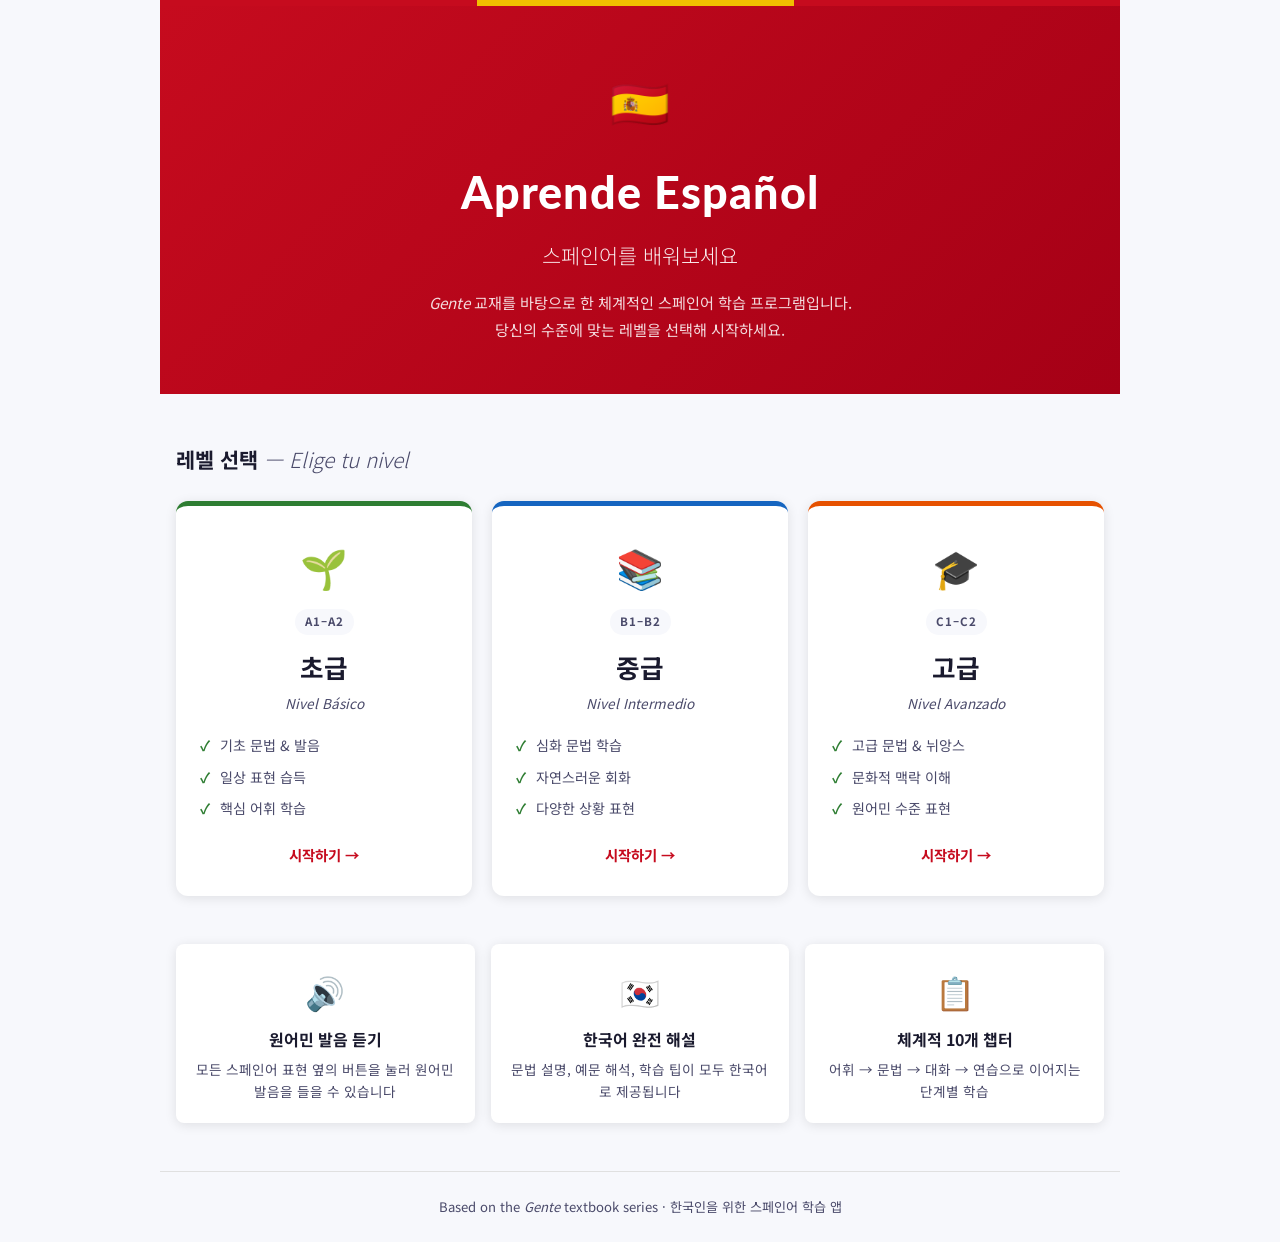
<file: index.html>
<!DOCTYPE html>
<html lang="ko">
<head>
  <meta charset="UTF-8">
  <meta name="viewport" content="width=device-width, initial-scale=1.0">
  <title>스페인어 배우기 — Aprende Español</title>
  <link rel="preconnect" href="https://fonts.googleapis.com">
  <link href="https://fonts.googleapis.com/css2?family=Noto+Sans+KR:wght@300;400;500;700&family=Lato:wght@300;400;700;900&display=swap" rel="stylesheet">
  <link rel="stylesheet" href="css/style.css">
</head>
<body>
  <div class="app">

    <section class="hero">
      <div class="hero-content">
        <div class="flag-strip"></div>
        <span class="hero-flag">🇪🇸</span>
        <h1 class="hero-title">Aprende Español</h1>
        <h2 class="hero-subtitle">스페인어를 배워보세요</h2>
        <p class="hero-desc">
          <em>Gente</em> 교재를 바탕으로 한 체계적인 스페인어 학습 프로그램입니다.<br>
          당신의 수준에 맞는 레벨을 선택해 시작하세요.
        </p>
      </div>
    </section>

    <section class="level-section">
      <h3 class="section-title">레벨 선택 <span class="es-label">— Elige tu nivel</span></h3>
      <div class="level-grid">

        <a href="chapters.html?level=beginner" class="level-card level-beginner">
          <div class="level-icon">🌱</div>
          <div class="level-badge">A1–A2</div>
          <h4 class="level-name-ko">초급</h4>
          <p class="level-name-es">Nivel Básico</p>
          <ul class="level-features">
            <li>기초 문법 & 발음</li>
            <li>일상 표현 습득</li>
            <li>핵심 어휘 학습</li>
          </ul>
          <span class="level-cta">시작하기 →</span>
        </a>

        <a href="chapters.html?level=intermediate" class="level-card level-intermediate">
          <div class="level-icon">📚</div>
          <div class="level-badge">B1–B2</div>
          <h4 class="level-name-ko">중급</h4>
          <p class="level-name-es">Nivel Intermedio</p>
          <ul class="level-features">
            <li>심화 문법 학습</li>
            <li>자연스러운 회화</li>
            <li>다양한 상황 표현</li>
          </ul>
          <span class="level-cta">시작하기 →</span>
        </a>

        <a href="chapters.html?level=advanced" class="level-card level-advanced">
          <div class="level-icon">🎓</div>
          <div class="level-badge">C1–C2</div>
          <h4 class="level-name-ko">고급</h4>
          <p class="level-name-es">Nivel Avanzado</p>
          <ul class="level-features">
            <li>고급 문법 & 뉘앙스</li>
            <li>문화적 맥락 이해</li>
            <li>원어민 수준 표현</li>
          </ul>
          <span class="level-cta">시작하기 →</span>
        </a>

      </div>
    </section>

    <section class="features-section">
      <div class="features-grid">
        <div class="feature">
          <span class="feature-icon">🔊</span>
          <h5>원어민 발음 듣기</h5>
          <p>모든 스페인어 표현 옆의 버튼을 눌러 원어민 발음을 들을 수 있습니다</p>
        </div>
        <div class="feature">
          <span class="feature-icon">🇰🇷</span>
          <h5>한국어 완전 해설</h5>
          <p>문법 설명, 예문 해석, 학습 팁이 모두 한국어로 제공됩니다</p>
        </div>
        <div class="feature">
          <span class="feature-icon">📋</span>
          <h5>체계적 10개 챕터</h5>
          <p>어휘 → 문법 → 대화 → 연습으로 이어지는 단계별 학습</p>
        </div>
      </div>
    </section>

    <footer class="footer">
      <p>Based on the <em>Gente</em> textbook series · 한국인을 위한 스페인어 학습 앱</p>
    </footer>

  </div>
</body>
</html>
</file>
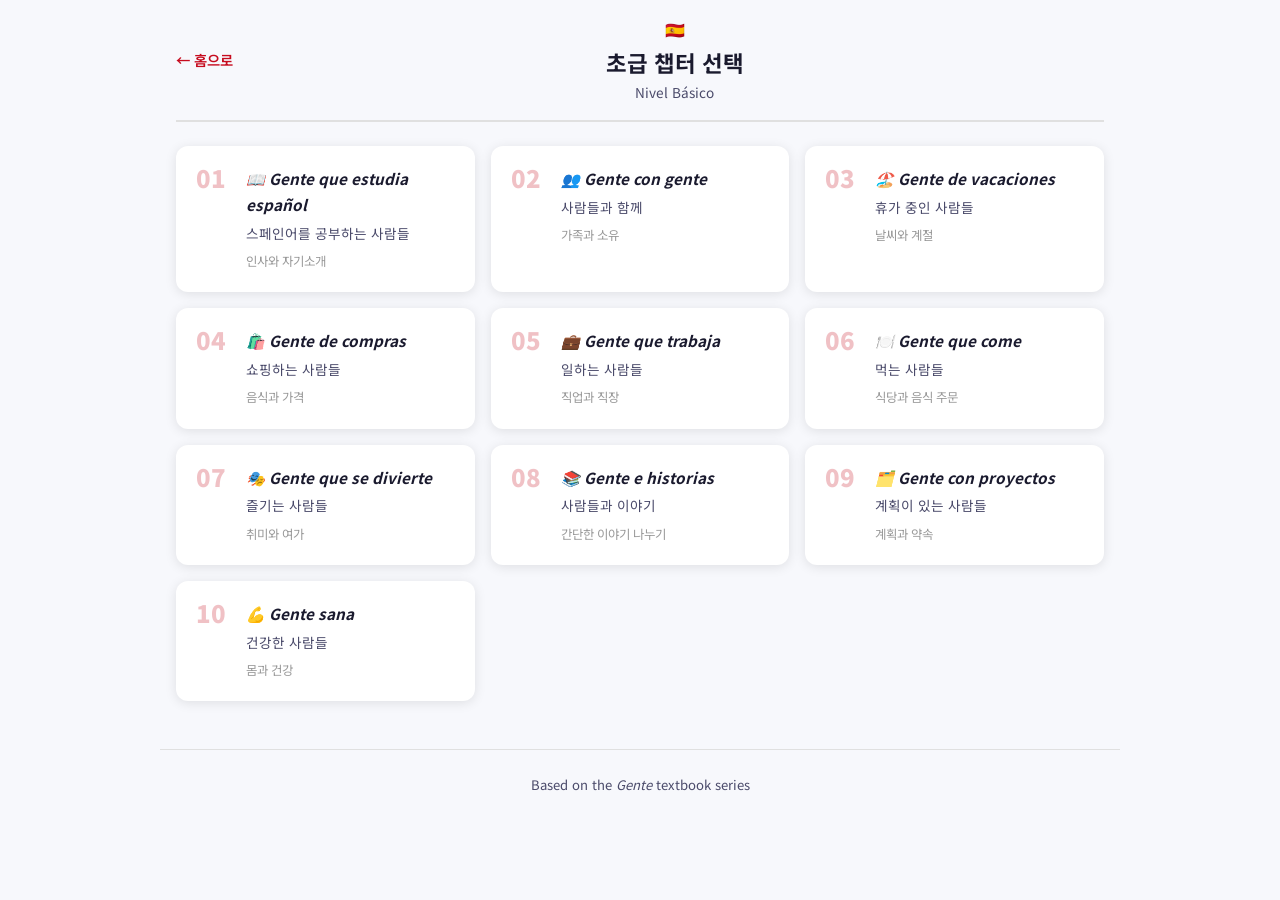
<file: chapters.html>
<!DOCTYPE html>
<html lang="ko">
<head>
  <meta charset="UTF-8">
  <meta name="viewport" content="width=device-width, initial-scale=1.0">
  <title>챕터 선택 — Aprende Español</title>
  <link rel="preconnect" href="https://fonts.googleapis.com">
  <link href="https://fonts.googleapis.com/css2?family=Noto+Sans+KR:wght@300;400;500;700&family=Lato:wght@300;400;700;900&display=swap" rel="stylesheet">
  <link rel="stylesheet" href="css/style.css">
</head>
<body>
  <div class="app">

    <header class="page-header">
      <a href="index.html" class="back-btn">← 홈으로</a>
      <div class="header-center">
        <span id="level-flag"></span>
        <h1 id="level-title">챕터 선택</h1>
        <p id="level-subtitle"></p>
      </div>
    </header>

    <section class="chapters-section">
      <div class="chapters-grid" id="chapters-grid">
        <!-- Populated by JS -->
      </div>
    </section>

    <footer class="footer">
      <p>Based on the <em>Gente</em> textbook series</p>
    </footer>

  </div>

<script src="js/content.js"></script>
<script src="js/app.js"></script>
</body>
</html>
</file>
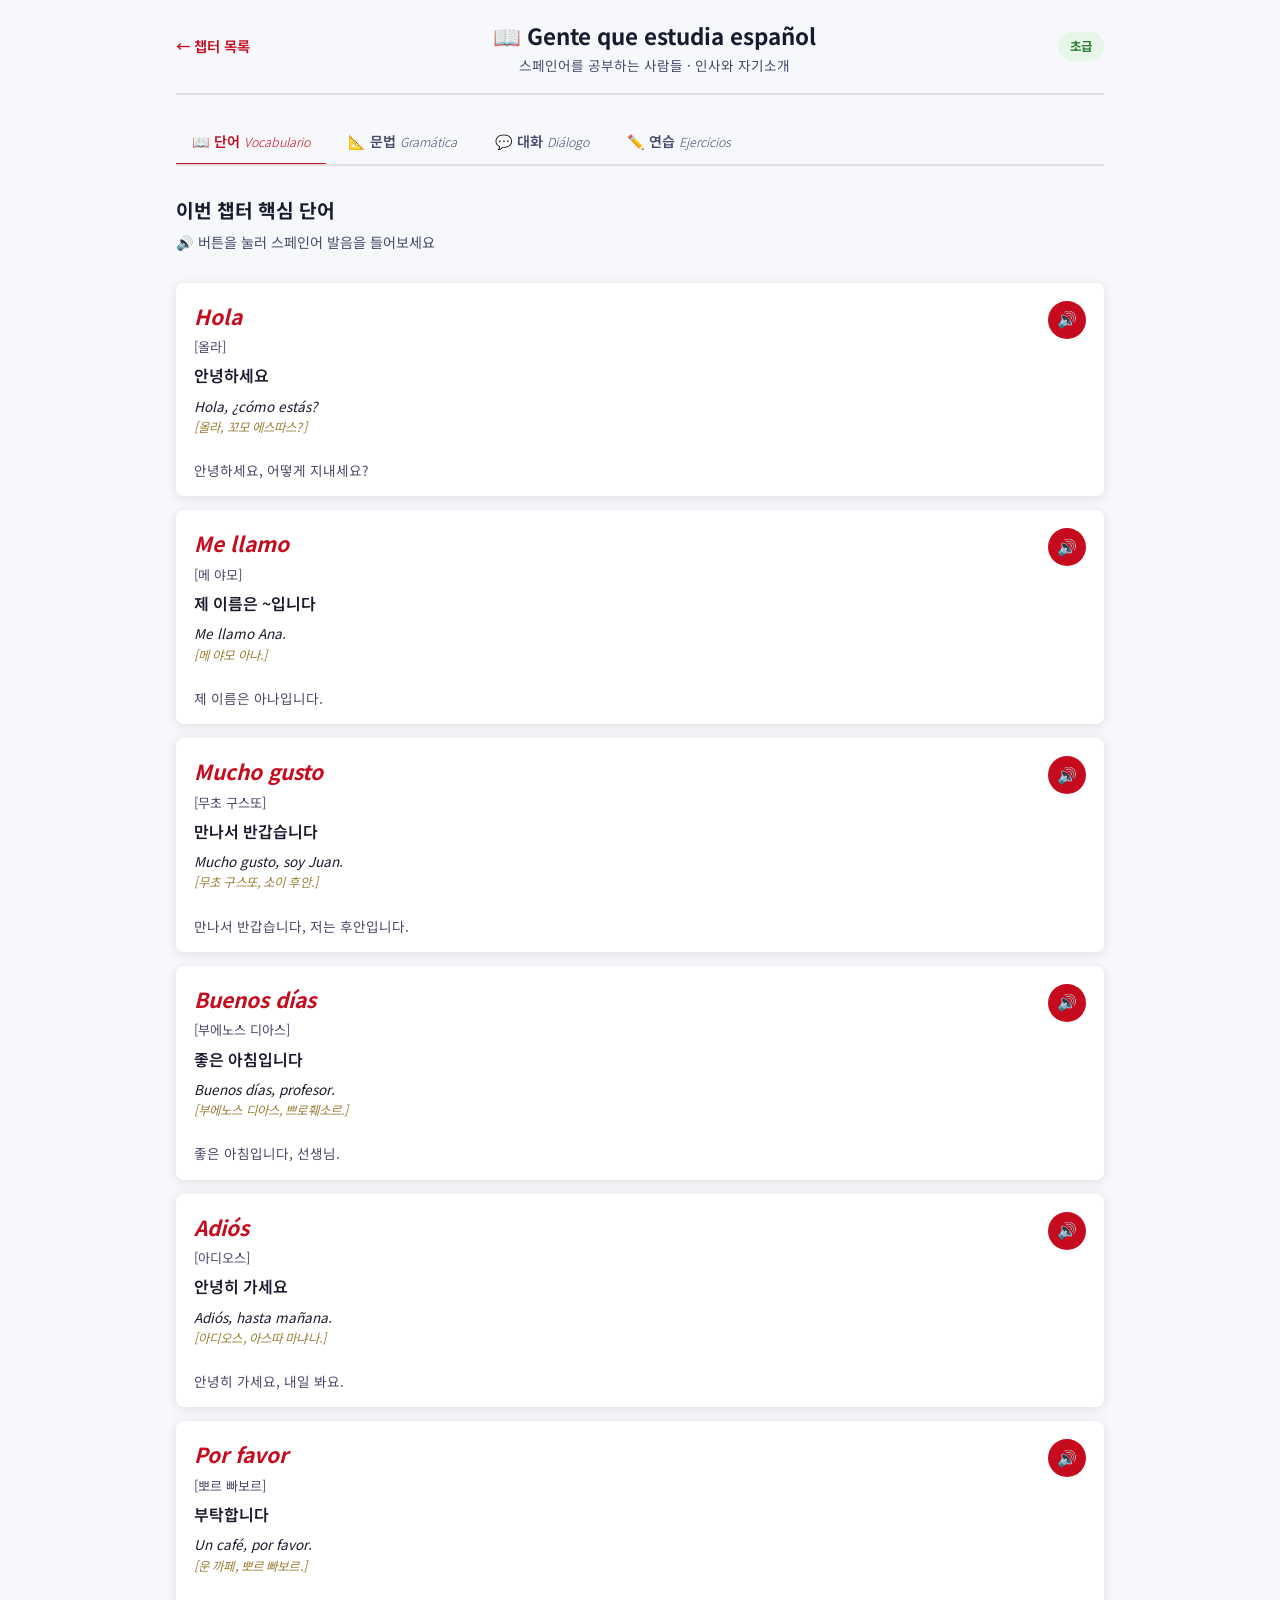
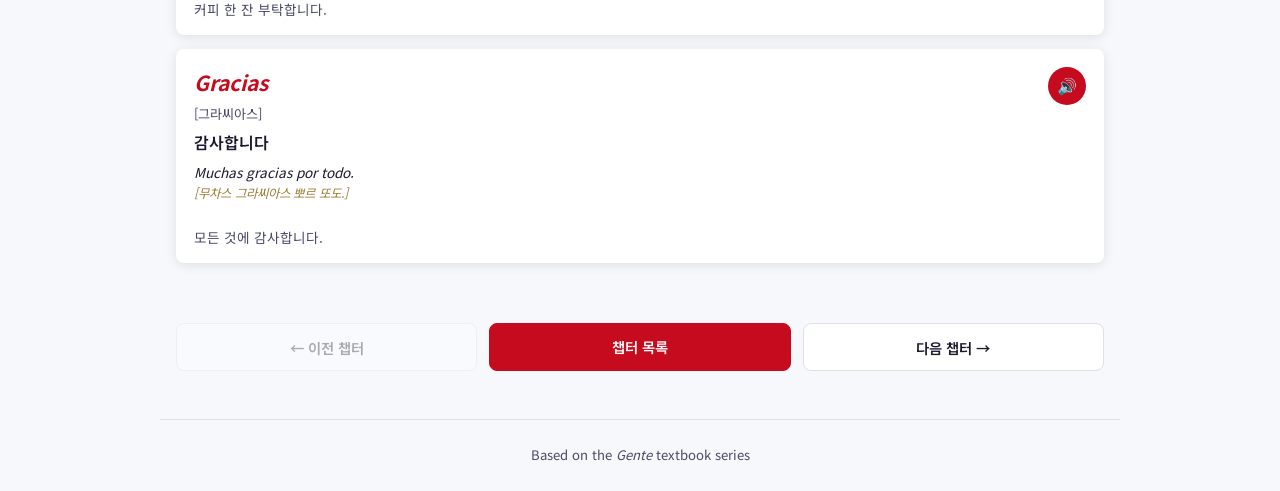
<file: lesson.html>
<!DOCTYPE html>
<html lang="ko">
<head>
  <meta charset="UTF-8">
  <meta name="viewport" content="width=device-width, initial-scale=1.0">
  <title>학습 — Aprende Español</title>
  <link rel="preconnect" href="https://fonts.googleapis.com">
  <link href="https://fonts.googleapis.com/css2?family=Noto+Sans+KR:wght@300;400;500;700&family=Lato:wght@300;400;700;900&display=swap" rel="stylesheet">
  <link rel="stylesheet" href="css/style.css">
</head>
<body>
  <div class="app">

    <header class="page-header">
      <a id="back-to-chapters" href="chapters.html" class="back-btn">← 챕터 목록</a>
      <div class="header-center">
        <h1 id="lesson-title">학습</h1>
        <p id="lesson-subtitle"></p>
      </div>
      <div id="level-indicator" class="level-indicator-badge"></div>
    </header>

    <nav class="tab-nav">
      <button class="tab-btn active" data-tab="vocab">📖 단어 <span class="es-small">Vocabulario</span></button>
      <button class="tab-btn" data-tab="grammar">📐 문법 <span class="es-small">Gramática</span></button>
      <button class="tab-btn" data-tab="dialogue">💬 대화 <span class="es-small">Diálogo</span></button>
      <button class="tab-btn" data-tab="exercises">✏️ 연습 <span class="es-small">Ejercicios</span></button>
    </nav>

    <main class="lesson-main">
      <section id="tab-vocab" class="tab-panel active">
        <div class="tab-intro">
          <h2>이번 챕터 핵심 단어</h2>
          <p class="tab-intro-sub">🔊 버튼을 눌러 스페인어 발음을 들어보세요</p>
        </div>
        <div id="vocab-list" class="vocab-list"></div>
      </section>
      <section id="tab-grammar" class="tab-panel">
        <div class="tab-intro">
          <h2>이번 챕터 문법</h2>
          <p class="tab-intro-sub">핵심 문법 포인트를 한국어로 설명합니다</p>
        </div>
        <div id="grammar-list" class="grammar-list"></div>
      </section>
      <section id="tab-dialogue" class="tab-panel">
        <div class="tab-intro">
          <h2>실전 대화</h2>
          <p class="tab-intro-sub">🔊 버튼으로 각 문장의 발음을 들어보세요</p>
        </div>
        <div id="dialogue-box" class="dialogue-box"></div>
      </section>
      <section id="tab-exercises" class="tab-panel">
        <div class="tab-intro">
          <h2>연습 문제</h2>
          <p class="tab-intro-sub">배운 내용을 확인해 보세요</p>
        </div>
        <div id="exercises-list" class="exercises-list"></div>
      </section>
    </main>

    <nav class="chapter-nav">
      <button id="prev-chapter" class="nav-btn" onclick="navigateChapter(-1)">← 이전 챕터</button>
      <a id="chapters-link" href="chapters.html" class="nav-btn nav-btn-center">챕터 목록</a>
      <button id="next-chapter" class="nav-btn" onclick="navigateChapter(1)">다음 챕터 →</button>
    </nav>

    <footer class="footer">
      <p>Based on the <em>Gente</em> textbook series</p>
    </footer>
  </div>

<script src="js/content.js"></script>
<script src="js/app.js"></script>
</body>
</html>
</file>
<file: css/style.css>
/* =============================================
   APRENDE ESPAÑOL — Stylesheet
   Korean-friendly Spanish Learning App
   ============================================= */

*, *::before, *::after { box-sizing: border-box; margin: 0; padding: 0; }

/* Korean phonetic pronunciation for Spanish sentences */
.sentence-pron {
  display: block;
  font-size: 0.78rem;
  color: #9e7f3a;
  font-style: italic;
  margin: 2px 0 3px;
  letter-spacing: 0.01em;
}

:root {
  --red:     #C60B1E;
  --yellow:  #F1BF00;
  --dark:    #1a1a2e;
  --mid:     #4a4a6a;
  --light:   #f7f8fc;
  --white:   #ffffff;
  --green:   #2e7d32;
  --blue:    #1565c0;
  --orange:  #e65100;
  --border:  #e0e0e0;
  --shadow:  0 2px 12px rgba(0,0,0,0.10);
  --shadow-lg: 0 6px 24px rgba(0,0,0,0.14);
  --radius:  12px;
  --radius-sm: 8px;
}

html { font-size: 16px; }

body {
  font-family: 'Noto Sans KR', 'Lato', sans-serif;
  background: var(--light);
  color: var(--dark);
  line-height: 1.7;
  min-height: 100vh;
}

a { text-decoration: none; color: inherit; }
ul { list-style: none; }

/* ---- APP WRAPPER ---- */
.app { max-width: 960px; margin: 0 auto; padding: 0 16px; }

/* =============================================
   HERO — Landing page
   ============================================= */
.hero {
  background: linear-gradient(135deg, var(--red) 0%, #a50016 100%);
  color: white;
  text-align: center;
  padding: 60px 24px 50px;
  margin: 0 -16px 48px;
  position: relative;
  overflow: hidden;
}

.flag-strip {
  position: absolute;
  top: 0; left: 0; right: 0;
  height: 6px;
  background: linear-gradient(to right, var(--red) 33%, var(--yellow) 33%, var(--yellow) 66%, var(--red) 66%);
}

.hero-flag { font-size: 3rem; display: block; margin-bottom: 12px; }

.hero-title {
  font-family: 'Lato', sans-serif;
  font-size: 2.8rem;
  font-weight: 900;
  letter-spacing: 1px;
  margin-bottom: 8px;
}

.hero-subtitle {
  font-size: 1.3rem;
  font-weight: 300;
  margin-bottom: 16px;
  opacity: 0.92;
}

.hero-desc {
  font-size: 0.95rem;
  opacity: 0.85;
  line-height: 1.8;
}

/* =============================================
   LEVEL SELECTION
   ============================================= */
.section-title {
  font-size: 1.3rem;
  font-weight: 700;
  margin-bottom: 24px;
  color: var(--dark);
}

.es-label { font-weight: 300; color: var(--mid); font-style: italic; }

.level-grid {
  display: grid;
  grid-template-columns: repeat(auto-fit, minmax(250px, 1fr));
  gap: 20px;
  margin-bottom: 48px;
}

.level-card {
  background: var(--white);
  border-radius: var(--radius);
  padding: 28px 24px;
  box-shadow: var(--shadow);
  transition: transform 0.2s ease, box-shadow 0.2s ease;
  cursor: pointer;
  display: flex;
  flex-direction: column;
  align-items: center;
  text-align: center;
  border-top: 5px solid transparent;
}

.level-card:hover {
  transform: translateY(-4px);
  box-shadow: var(--shadow-lg);
}

.level-beginner   { border-top-color: var(--green); }
.level-intermediate { border-top-color: var(--blue); }
.level-advanced   { border-top-color: var(--orange); }

.level-icon { font-size: 2.4rem; margin-bottom: 10px; }

.level-badge {
  font-size: 0.72rem;
  font-weight: 700;
  letter-spacing: 1px;
  padding: 3px 10px;
  border-radius: 20px;
  margin-bottom: 10px;
  background: var(--light);
  color: var(--mid);
}

.level-name-ko {
  font-size: 1.6rem;
  font-weight: 700;
  margin-bottom: 4px;
}

.level-name-es {
  font-size: 0.85rem;
  color: var(--mid);
  font-style: italic;
  margin-bottom: 14px;
}

.level-features {
  list-style: none;
  margin-bottom: 18px;
  text-align: left;
  width: 100%;
}

.level-features li {
  font-size: 0.88rem;
  padding: 4px 0;
  padding-left: 20px;
  position: relative;
  color: var(--mid);
}

.level-features li::before { content: "✓"; position: absolute; left: 0; color: var(--green); font-weight: 700; }

.level-cta {
  font-weight: 700;
  font-size: 0.9rem;
  color: var(--red);
  margin-top: auto;
}

/* =============================================
   FEATURES SECTION
   ============================================= */
.features-section { margin-bottom: 48px; }

.features-grid {
  display: grid;
  grid-template-columns: repeat(auto-fit, minmax(220px, 1fr));
  gap: 16px;
}

.feature {
  background: var(--white);
  border-radius: var(--radius-sm);
  padding: 20px;
  box-shadow: var(--shadow);
  text-align: center;
}

.feature-icon { font-size: 2rem; display: block; margin-bottom: 8px; }
.feature h5 { font-size: 1rem; font-weight: 700; margin-bottom: 6px; }
.feature p { font-size: 0.85rem; color: var(--mid); line-height: 1.6; }

/* =============================================
   PAGE HEADER (chapters / lesson pages)
   ============================================= */
.page-header {
  display: flex;
  align-items: center;
  justify-content: space-between;
  padding: 16px 0;
  margin-bottom: 24px;
  border-bottom: 2px solid var(--border);
  gap: 12px;
}

.back-btn {
  font-size: 0.9rem;
  font-weight: 600;
  color: var(--red);
  white-space: nowrap;
  flex-shrink: 0;
}

.back-btn:hover { text-decoration: underline; }

.header-center {
  text-align: center;
  flex: 1;
}

.header-center h1 { font-size: 1.4rem; font-weight: 700; }
.header-center p  { font-size: 0.85rem; color: var(--mid); }

.level-indicator-badge {
  font-size: 0.78rem;
  font-weight: 700;
  padding: 4px 12px;
  border-radius: 20px;
  white-space: nowrap;
  flex-shrink: 0;
}

.badge-beginner     { background: #e8f5e9; color: var(--green); }
.badge-intermediate { background: #e3f2fd; color: var(--blue); }
.badge-advanced     { background: #fff3e0; color: var(--orange); }

/* =============================================
   CHAPTERS GRID
   ============================================= */
.chapters-section { margin-bottom: 48px; }

.chapters-grid {
  display: grid;
  grid-template-columns: repeat(auto-fill, minmax(260px, 1fr));
  gap: 16px;
}

.chapter-card {
  background: var(--white);
  border-radius: var(--radius);
  padding: 20px;
  box-shadow: var(--shadow);
  cursor: pointer;
  transition: transform 0.18s, box-shadow 0.18s;
  display: flex;
  align-items: flex-start;
  gap: 14px;
}

.chapter-card:hover { transform: translateY(-3px); box-shadow: var(--shadow-lg); }

.chapter-num {
  font-size: 1.5rem;
  font-weight: 900;
  color: var(--red);
  opacity: 0.25;
  flex-shrink: 0;
  line-height: 1;
  min-width: 36px;
}

.chapter-info h4 {
  font-size: 0.95rem;
  font-weight: 700;
  font-style: italic;
  color: var(--dark);
  margin-bottom: 4px;
}

.chapter-info p {
  font-size: 0.85rem;
  color: var(--mid);
}

/* =============================================
   TAB NAVIGATION
   ============================================= */
.tab-nav {
  display: flex;
  gap: 6px;
  overflow-x: auto;
  padding-bottom: 0;
  margin-bottom: 0;
  border-bottom: 2px solid var(--border);
  padding: 0;
}

.tab-btn {
  background: none;
  border: none;
  padding: 12px 16px;
  font-family: 'Noto Sans KR', sans-serif;
  font-size: 0.88rem;
  font-weight: 600;
  color: var(--mid);
  cursor: pointer;
  white-space: nowrap;
  border-bottom: 3px solid transparent;
  margin-bottom: -2px;
  transition: color 0.15s, border-color 0.15s;
}

.tab-btn:hover { color: var(--red); }

.tab-btn.active {
  color: var(--red);
  border-bottom-color: var(--red);
}

.es-small { font-style: italic; font-weight: 300; font-size: 0.78rem; }

/* =============================================
   LESSON MAIN
   ============================================= */
.lesson-main { padding: 28px 0; min-height: 500px; }

.tab-panel { display: none; }
.tab-panel.active { display: block; }

.tab-intro { margin-bottom: 28px; }
.tab-intro h2 { font-size: 1.2rem; font-weight: 700; margin-bottom: 4px; }
.tab-intro-sub { font-size: 0.88rem; color: var(--mid); }

/* ---- VOCAB ---- */
.vocab-list { display: grid; gap: 14px; }

.vocab-item {
  background: var(--white);
  border-radius: var(--radius-sm);
  padding: 16px 18px;
  box-shadow: var(--shadow);
  display: flex;
  align-items: flex-start;
  gap: 14px;
}

.vocab-left { flex: 1; }

.vocab-spanish {
  font-size: 1.3rem;
  font-weight: 700;
  color: var(--red);
  font-style: italic;
  margin-bottom: 2px;
}

.vocab-pron {
  font-size: 0.82rem;
  color: var(--mid);
  margin-bottom: 4px;
}

.vocab-korean {
  font-size: 1rem;
  font-weight: 600;
  margin-bottom: 6px;
}

.vocab-example {
  font-size: 0.85rem;
  color: var(--mid);
  line-height: 1.5;
}

.vocab-example .es { color: var(--dark); font-style: italic; }

.audio-btn {
  flex-shrink: 0;
  background: var(--red);
  color: white;
  border: none;
  border-radius: 50%;
  width: 38px;
  height: 38px;
  font-size: 1rem;
  cursor: pointer;
  display: flex;
  align-items: center;
  justify-content: center;
  transition: background 0.15s, transform 0.1s;
  margin-top: 2px;
}

.audio-btn:hover { background: #a50016; transform: scale(1.08); }
.audio-btn:active { transform: scale(0.95); }

.audio-btn-sm {
  background: none;
  border: 1.5px solid var(--red);
  color: var(--red);
  border-radius: 50%;
  width: 28px;
  height: 28px;
  font-size: 0.8rem;
  cursor: pointer;
  display: inline-flex;
  align-items: center;
  justify-content: center;
  margin-left: 8px;
  transition: all 0.15s;
  vertical-align: middle;
  flex-shrink: 0;
}

.audio-btn-sm:hover { background: var(--red); color: white; }

/* ---- GRAMMAR ---- */
.grammar-list { display: grid; gap: 24px; }

.grammar-item {
  background: var(--white);
  border-radius: var(--radius);
  padding: 22px;
  box-shadow: var(--shadow);
  border-left: 4px solid var(--yellow);
}

.grammar-item h3 {
  font-size: 1.05rem;
  font-weight: 700;
  margin-bottom: 10px;
  color: var(--dark);
}

.grammar-item .explanation {
  font-size: 0.9rem;
  color: var(--mid);
  line-height: 1.7;
  margin-bottom: 14px;
}

.grammar-tip {
  background: #fffde7;
  border-radius: var(--radius-sm);
  padding: 10px 14px;
  font-size: 0.85rem;
  color: #5d4037;
  margin-bottom: 14px;
}

.grammar-tip::before { content: "💡 팁: "; font-weight: 700; }

.conjugation-table {
  width: 100%;
  border-collapse: collapse;
  font-size: 0.88rem;
  margin-bottom: 14px;
}

.conjugation-table th {
  background: var(--light);
  padding: 7px 12px;
  text-align: left;
  font-weight: 700;
  border-bottom: 2px solid var(--border);
  color: var(--mid);
  font-size: 0.8rem;
  text-transform: uppercase;
  letter-spacing: 0.5px;
}

.conjugation-table td {
  padding: 7px 12px;
  border-bottom: 1px solid var(--border);
}

.conjugation-table tr:last-child td { border-bottom: none; }

.conjugation-table .es-form {
  font-weight: 700;
  color: var(--red);
  font-style: italic;
}

.grammar-examples { margin-top: 10px; }

.grammar-example {
  display: flex;
  align-items: flex-start;
  gap: 10px;
  padding: 8px 0;
  border-bottom: 1px solid var(--border);
  font-size: 0.88rem;
}

.grammar-example:last-child { border-bottom: none; }

.grammar-example .es {
  font-style: italic;
  font-weight: 600;
  color: var(--dark);
  flex: 1;
}

.grammar-example .ko {
  color: var(--mid);
  flex: 1;
}

/* ---- DIALOGUE ---- */
.dialogue-box {
  background: var(--white);
  border-radius: var(--radius);
  padding: 24px;
  box-shadow: var(--shadow);
}

.dialogue-title {
  font-size: 1rem;
  font-weight: 700;
  margin-bottom: 4px;
}

.dialogue-title-es {
  font-size: 0.85rem;
  font-style: italic;
  color: var(--mid);
  margin-bottom: 20px;
}

.dialogue-line {
  display: flex;
  align-items: flex-start;
  gap: 12px;
  margin-bottom: 16px;
}

.speaker-badge {
  flex-shrink: 0;
  width: 32px;
  height: 32px;
  border-radius: 50%;
  display: flex;
  align-items: center;
  justify-content: center;
  font-weight: 700;
  font-size: 0.85rem;
  margin-top: 2px;
}

.speaker-A { background: #ffebee; color: var(--red); }
.speaker-B { background: #e3f2fd; color: var(--blue); }

.line-content { flex: 1; }

.line-spanish {
  font-style: italic;
  font-weight: 600;
  font-size: 1rem;
  color: var(--dark);
  margin-bottom: 3px;
  display: flex;
  align-items: center;
  flex-wrap: wrap;
  gap: 6px;
}

.line-korean {
  font-size: 0.85rem;
  color: var(--mid);
}

/* ---- EXERCISES ---- */
.exercises-list { display: grid; gap: 20px; }

.exercise-item {
  background: var(--white);
  border-radius: var(--radius);
  padding: 22px;
  box-shadow: var(--shadow);
}

.exercise-item h4 {
  font-size: 0.95rem;
  font-weight: 700;
  margin-bottom: 4px;
}

.exercise-instruction {
  font-size: 0.85rem;
  color: var(--mid);
  margin-bottom: 16px;
}

.exercise-question {
  background: var(--light);
  border-radius: var(--radius-sm);
  padding: 12px 16px;
  margin-bottom: 10px;
}

.exercise-question .prompt {
  font-size: 0.92rem;
  margin-bottom: 8px;
}

.exercise-input {
  display: flex;
  gap: 8px;
  align-items: center;
}

.exercise-input input {
  border: 1.5px solid var(--border);
  border-radius: var(--radius-sm);
  padding: 7px 12px;
  font-family: 'Noto Sans KR', sans-serif;
  font-size: 0.9rem;
  width: 120px;
}

.exercise-input input:focus {
  outline: none;
  border-color: var(--red);
}

.check-btn {
  background: var(--red);
  color: white;
  border: none;
  border-radius: var(--radius-sm);
  padding: 7px 14px;
  font-size: 0.85rem;
  font-weight: 600;
  cursor: pointer;
  font-family: 'Noto Sans KR', sans-serif;
}

.check-btn:hover { background: #a50016; }

.exercise-feedback {
  font-size: 0.85rem;
  margin-top: 6px;
  padding: 6px 10px;
  border-radius: var(--radius-sm);
  display: none;
}

.feedback-correct { background: #e8f5e9; color: var(--green); display: block; }
.feedback-wrong   { background: #ffebee; color: var(--red);   display: block; }

.hint-text { font-size: 0.78rem; color: var(--mid); margin-top: 4px; }

/* ---- MULTIPLE CHOICE ---- */
.mc-options { display: grid; gap: 8px; margin-top: 8px; }

.mc-option {
  background: var(--white);
  border: 1.5px solid var(--border);
  border-radius: var(--radius-sm);
  padding: 9px 14px;
  font-size: 0.9rem;
  cursor: pointer;
  font-family: 'Noto Sans KR', sans-serif;
  text-align: left;
  transition: border-color 0.15s, background 0.15s;
}

.mc-option:hover { border-color: var(--red); background: #fff5f5; }
.mc-option.correct { border-color: var(--green); background: #e8f5e9; color: var(--green); }
.mc-option.wrong   { border-color: var(--red);   background: #ffebee; color: var(--red); }

/* =============================================
   CHAPTER NAVIGATION (prev/next)
   ============================================= */
.chapter-nav {
  display: flex;
  gap: 12px;
  justify-content: space-between;
  margin: 32px 0 48px;
}

.nav-btn {
  background: var(--white);
  border: 1.5px solid var(--border);
  border-radius: var(--radius-sm);
  padding: 11px 20px;
  font-size: 0.9rem;
  font-weight: 600;
  cursor: pointer;
  font-family: 'Noto Sans KR', sans-serif;
  color: var(--dark);
  transition: border-color 0.15s, color 0.15s;
  flex: 1;
  text-align: center;
}

.nav-btn:hover { border-color: var(--red); color: var(--red); }
.nav-btn:disabled { opacity: 0.35; cursor: not-allowed; }
.nav-btn-center { background: var(--red); color: white; border-color: var(--red); }
.nav-btn-center:hover { background: #a50016; color: white; }

/* =============================================
   FOOTER
   ============================================= */
.footer {
  text-align: center;
  padding: 24px;
  color: var(--mid);
  font-size: 0.82rem;
  border-top: 1px solid var(--border);
  margin: 0 -16px;
}

/* =============================================
   RESPONSIVE
   ============================================= */
@media (max-width: 600px) {
  .hero-title  { font-size: 2rem; }
  .hero-subtitle { font-size: 1.1rem; }
  .level-grid  { grid-template-columns: 1fr; }
  .chapter-nav { flex-wrap: wrap; }
  .nav-btn     { flex: none; width: 100%; }
  .tab-btn     { padding: 10px 10px; font-size: 0.8rem; }
  .grammar-example { flex-direction: column; gap: 2px; }
}
</file>
